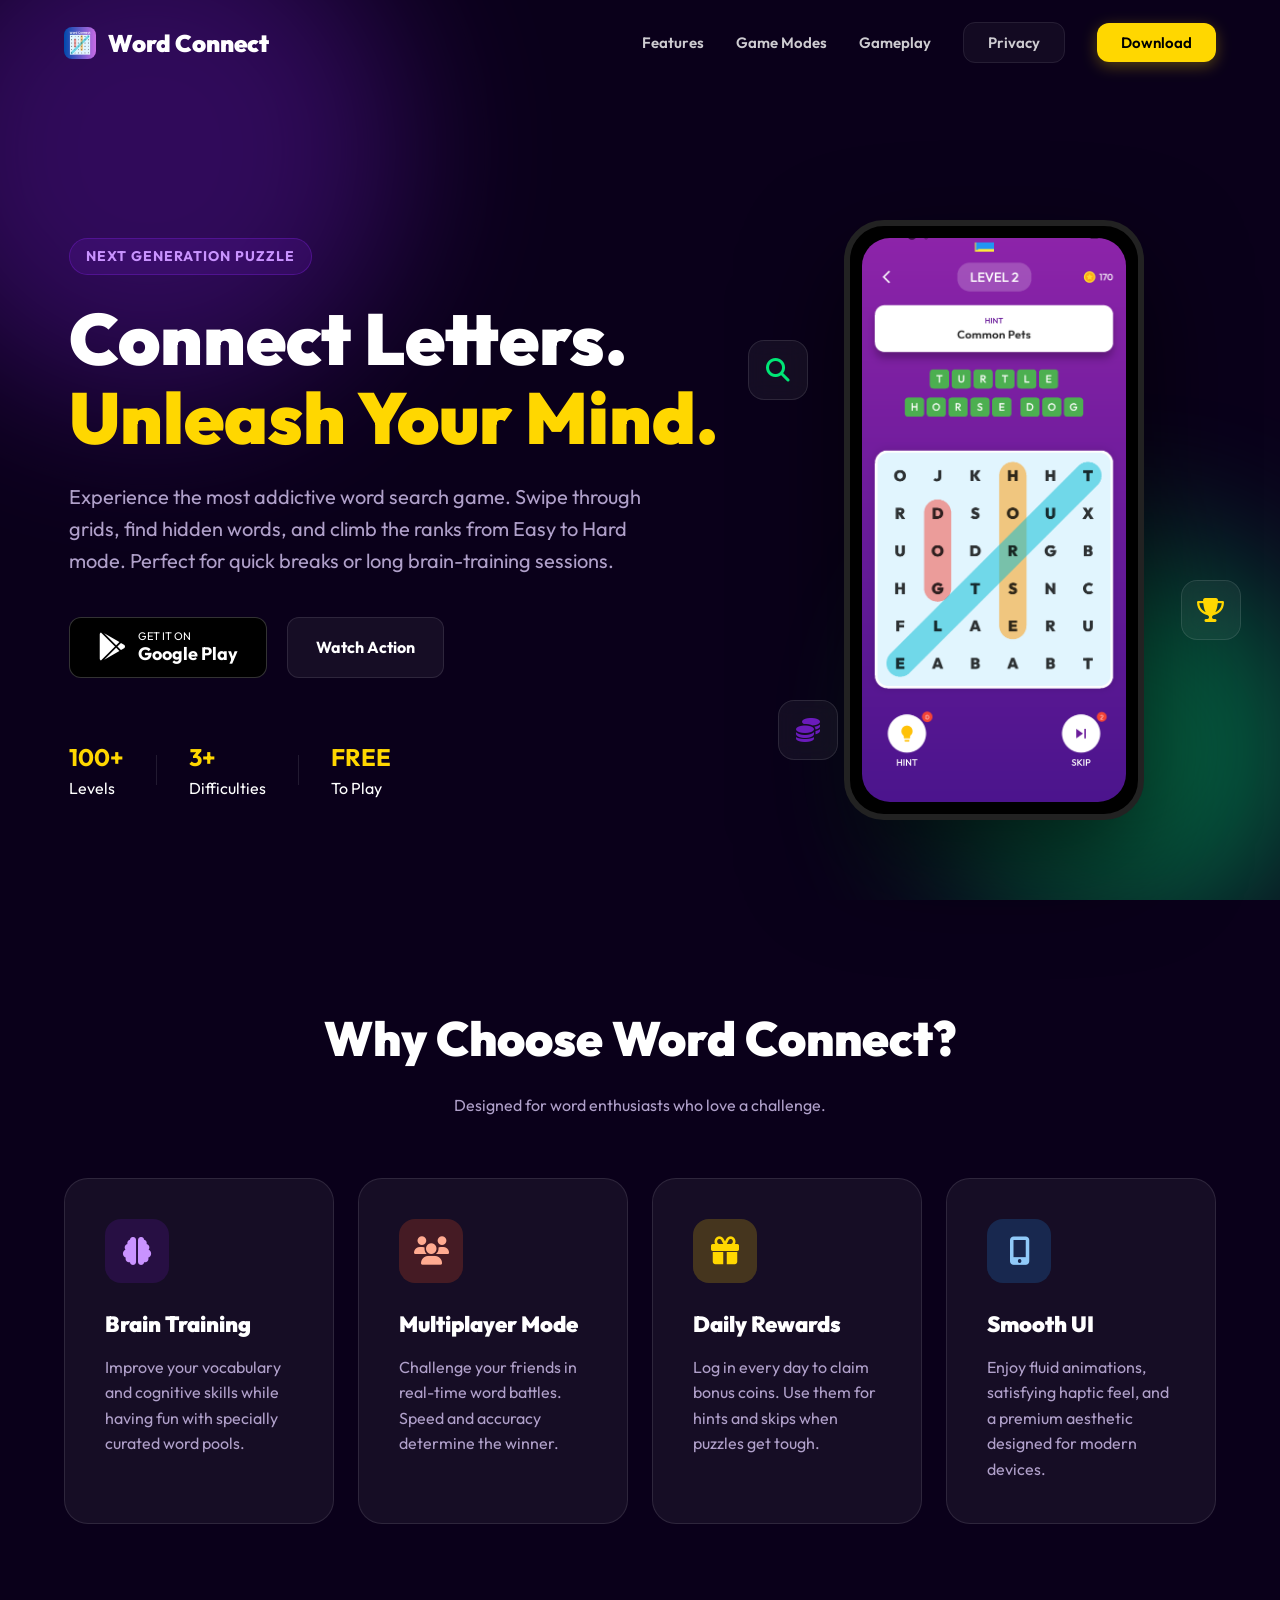
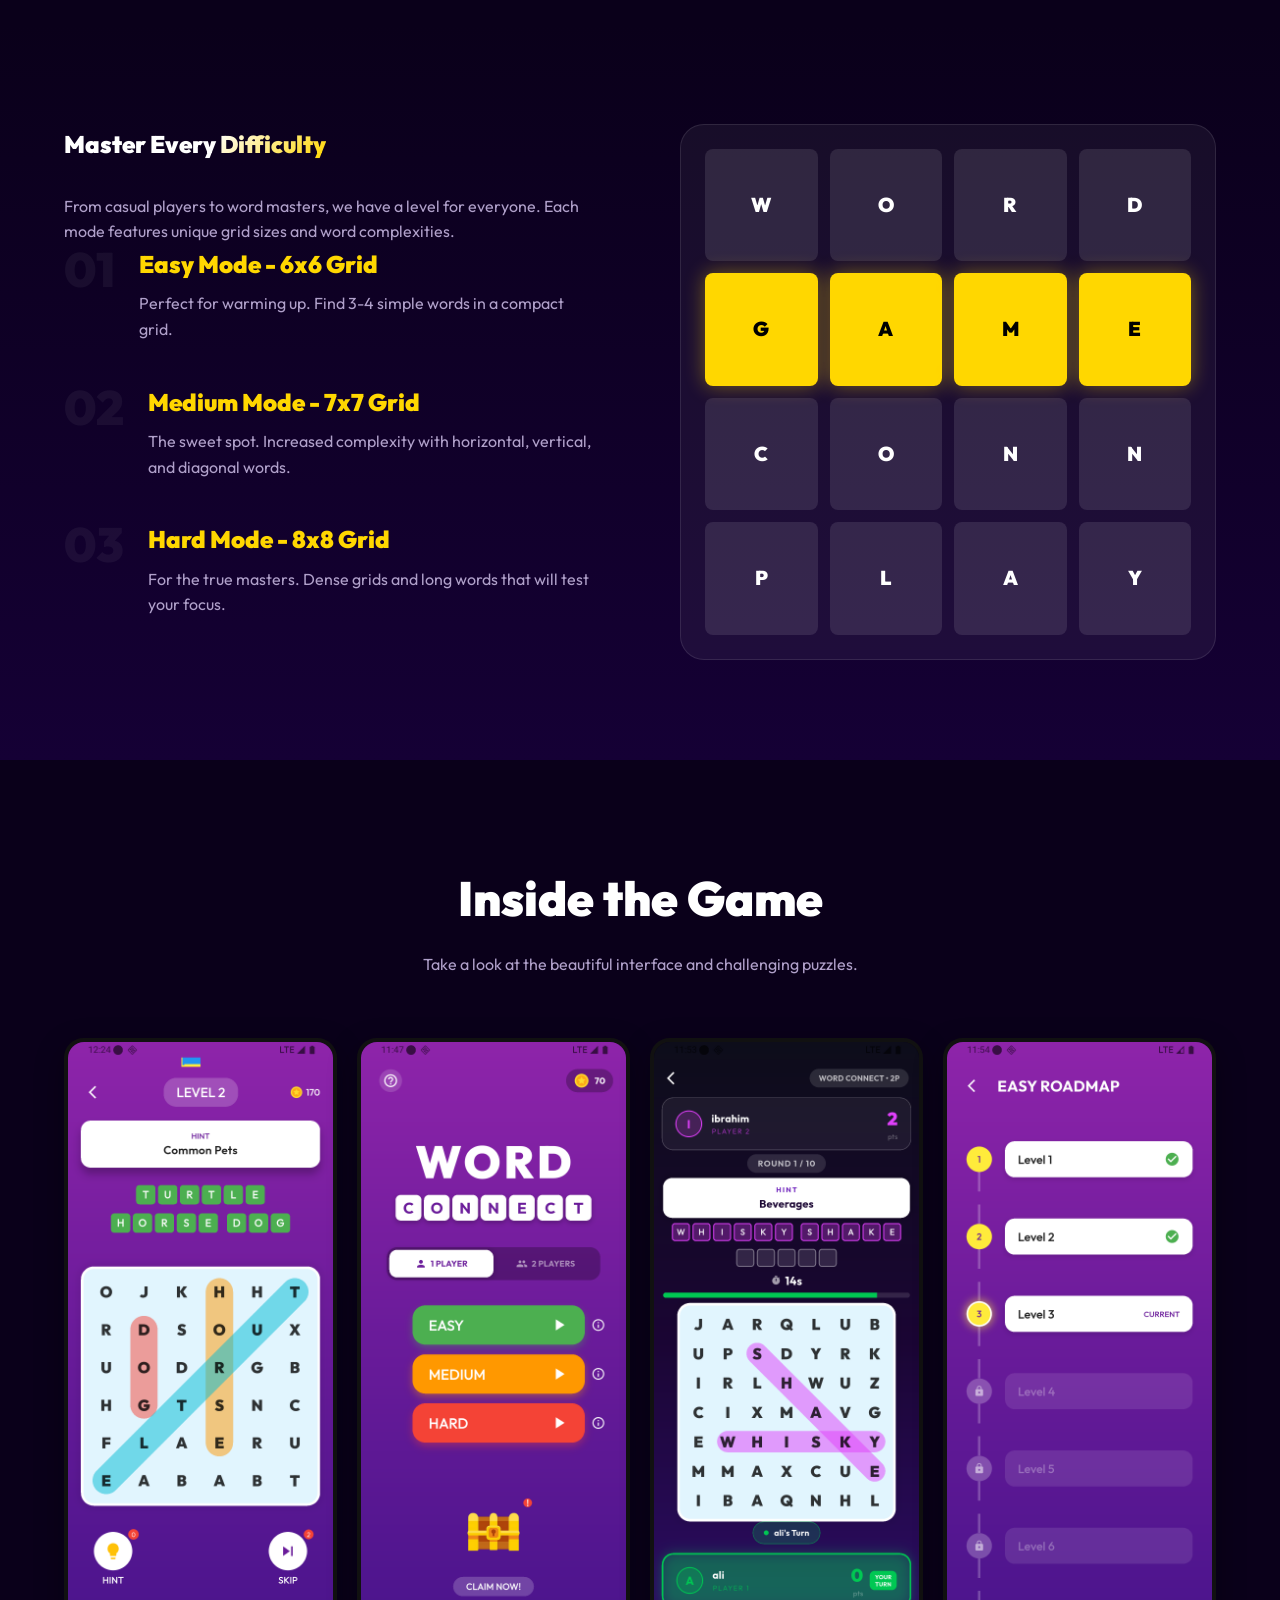
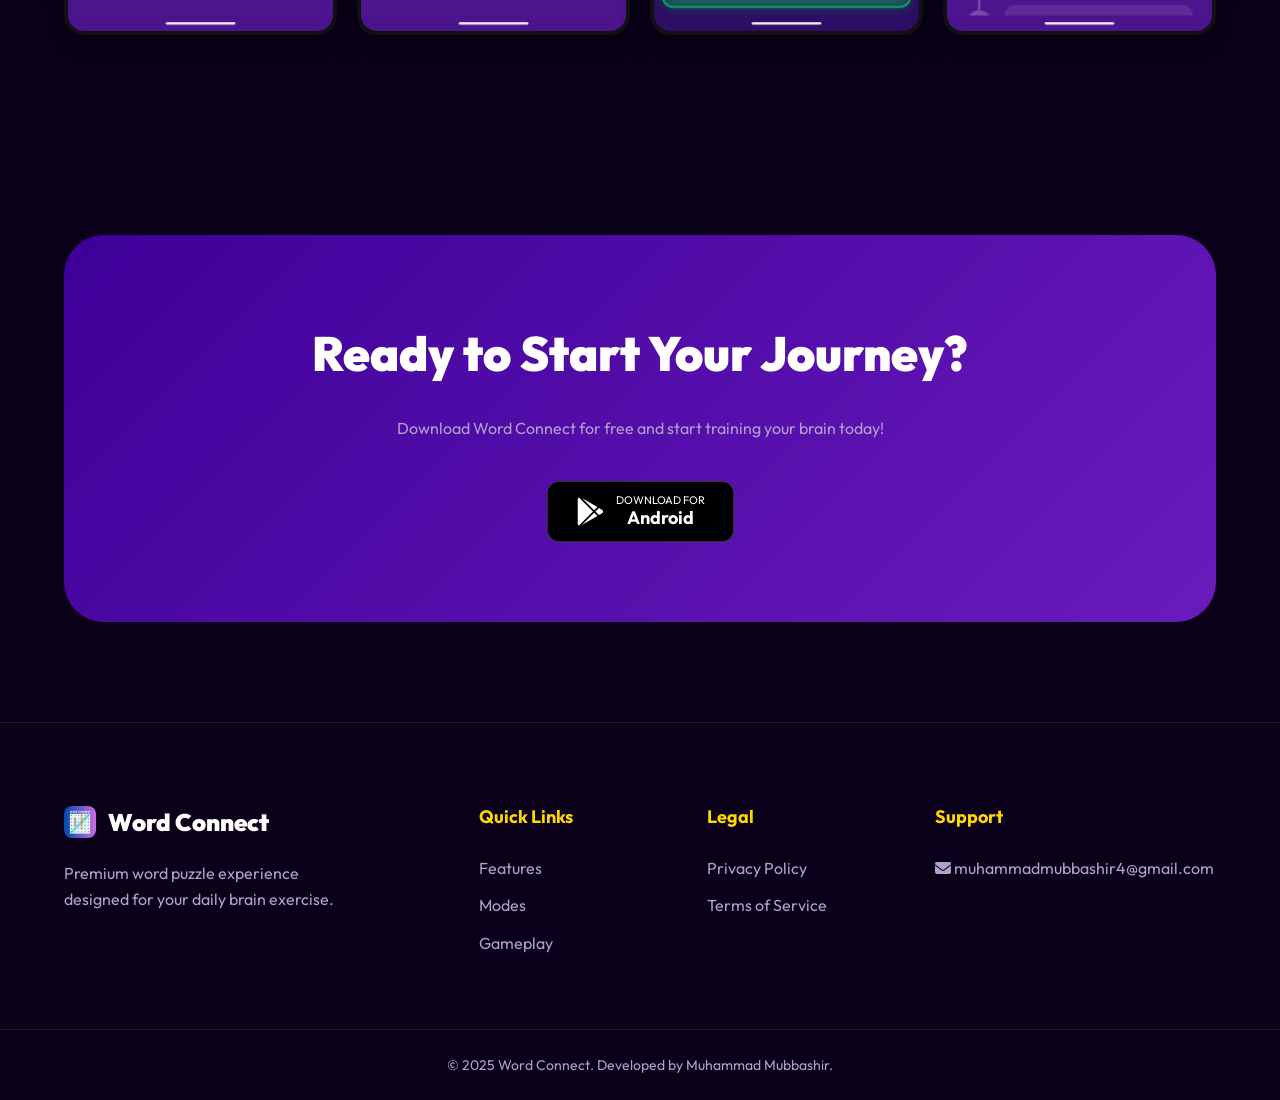
<file: index.html>
<!DOCTYPE html>
<html lang="en">
<head>
    <meta charset="UTF-8">
    <meta name="viewport" content="width=device-width, initial-scale=1.0">
    <title>Word Connect - Ultimate Brain Training Puzzle Game</title>
    <meta name="description" content="Connect alphabets, discover words, and sharpen your mind with Word Connect. Challenging puzzles from 6x6 to 8x8 grids. Available now for Android.">
    
    <!-- SEO & Open Graph -->
    <meta property="og:title" content="Word Connect - Brain Puzzle Game">
    <meta property="og:description" content="Master the art of word finding. Easy, Medium, and Hard modes to challenge your vocabulary.">
    <meta property="og:image" content="assets/images/gameplay1.png">
    <meta property="og:type" content="website">

    <!-- Google Fonts -->
    <link rel="preconnect" href="https://fonts.googleapis.com">
    <link rel="preconnect" href="https://fonts.gstatic.com" crossorigin>
    <link href="https://fonts.googleapis.com/css2?family=Outfit:wght@300;400;600;700;900&display=swap" rel="stylesheet">
    
    <!-- Font Awesome for Icons -->
    <link rel="stylesheet" href="https://cdnjs.cloudflare.com/ajax/libs/font-awesome/6.4.0/css/all.min.css">
    
    <!-- Custom CSS -->
    <link rel="stylesheet" href="index.css">
</head>
<body>

    <!-- ── Navigation ── -->
    <nav id="navbar">
        <div class="container nav-container">
            <div class="logo">
                <img src="assets/images/app_icon.png" alt="Word Connect Logo" class="logo-icon">
                <span class="logo-text">Word Connect</span>
            </div>
            <ul class="nav-links">
                <li><a href="#features">Features</a></li>
                <li><a href="#modes">Game Modes</a></li>
                <li><a href="#gameplay">Gameplay</a></li>
                <li><a href="privacy_policy.html" class="nav-btn-alt">Privacy</a></li>
                <li><a href="#" class="nav-btn">Download</a></li>
            </ul>
            <div class="menu-toggle" id="mobile-menu">
                <i class="fas fa-bars"></i>
            </div>
        </div>
    </nav>

    <!-- ── Hero Section ── -->
    <header class="hero">
        <div class="hero-bg-blobs">
            <div class="blob blob-1"></div>
            <div class="blob blob-2"></div>
        </div>
        <div class="container hero-container">
            <div class="hero-content">
                <span class="badge">Next Generation Puzzle</span>
                <h1>Connect Letters.<br><span class="highlight">Unleash Your Mind.</span></h1>
                <p>Experience the most addictive word search game. Swipe through grids, find hidden words, and climb the ranks from Easy to Hard mode. Perfect for quick breaks or long brain-training sessions.</p>
                
                <div class="hero-btns">
                    <a href="#" class="btn-primary">
                        <i class="fab fa-google-play"></i>
                        <span>GET IT ON<br><strong>Google Play</strong></span>
                    </a>
                    <a href="#gameplay" class="btn-secondary">Watch Action</a>
                </div>

                <div class="hero-stats">
                    <div class="stat-item">
                        <strong>100+</strong>
                        <span>Levels</span>
                    </div>
                    <div class="stat-divider"></div>
                    <div class="stat-item">
                        <strong>3+</strong>
                        <span>Difficulties</span>
                    </div>
                    <div class="stat-divider"></div>
                    <div class="stat-item">
                        <strong>FREE</strong>
                        <span>To Play</span>
                    </div>
                </div>
            </div>

            <div class="hero-image">
                <div class="phone-frame">
                    <img src="assets/images/gameplay1.png" alt="Word Connect Gameplay" class="game-screen">
                </div>
                <div class="floating-icons">
                    <div class="icon icon-1"><i class="fas fa-search"></i></div>
                    <div class="icon icon-2"><i class="fas fa-trophy"></i></div>
                    <div class="icon icon-3"><i class="fas fa-coins"></i></div>
                </div>
            </div>
        </div>
    </header>

    <!-- ── Features Section ── -->
    <section id="features" class="features">
        <div class="container">
            <div class="section-header">
                <h2>Why Choose Word Connect?</h2>
                <p>Designed for word enthusiasts who love a challenge.</p>
            </div>

            <div class="features-grid">
                <div class="f-card reveal">
                    <div class="f-icon purple"><i class="fas fa-brain"></i></div>
                    <h3>Brain Training</h3>
                    <p>Improve your vocabulary and cognitive skills while having fun with specially curated word pools.</p>
                </div>
                <div class="f-card reveal">
                    <div class="f-icon orange"><i class="fas fa-users"></i></div>
                    <h3>Multiplayer Mode</h3>
                    <p>Challenge your friends in real-time word battles. Speed and accuracy determine the winner.</p>
                </div>
                <div class="f-card reveal">
                    <div class="f-icon yellow"><i class="fas fa-gift"></i></div>
                    <h3>Daily Rewards</h3>
                    <p>Log in every day to claim bonus coins. Use them for hints and skips when puzzles get tough.</p>
                </div>
                <div class="f-card reveal">
                    <div class="f-icon blue"><i class="fas fa-mobile-alt"></i></div>
                    <h3>Smooth UI</h3>
                    <p>Enjoy fluid animations, satisfying haptic feel, and a premium aesthetic designed for modern devices.</p>
                </div>
            </div>
        </div>
    </section>

    <!-- ── Grid Modes Section ── -->
    <section id="modes" class="modes">
        <div class="container">
            <div class="modes-wrapper">
                <div class="modes-info">
                    <h2>Master Every <span class="text-gradient">Difficulty</span></h2>
                    <p>From casual players to word masters, we have a level for everyone. Each mode features unique grid sizes and word complexities.</p>
                    
                    <div class="mode-item reveal">
                        <div class="mode-number">01</div>
                        <div class="mode-text">
                            <h3>Easy Mode - 6x6 Grid</h3>
                            <p>Perfect for warming up. Find 3-4 simple words in a compact grid.</p>
                        </div>
                    </div>
                    
                    <div class="mode-item reveal">
                        <div class="mode-number">02</div>
                        <div class="mode-text">
                            <h3>Medium Mode - 7x7 Grid</h3>
                            <p>The sweet spot. Increased complexity with horizontal, vertical, and diagonal words.</p>
                        </div>
                    </div>
                    
                    <div class="mode-item reveal">
                        <div class="mode-number">03</div>
                        <div class="mode-text">
                            <h3>Hard Mode - 8x8 Grid</h3>
                            <p>For the true masters. Dense grids and long words that will test your focus.</p>
                        </div>
                    </div>
                </div>
                <div class="modes-visual">
                    <div class="grid-preview reveal">
                        <div class="grid-cell">W</div><div class="grid-cell">O</div><div class="grid-cell">R</div><div class="grid-cell">D</div>
                        <div class="grid-cell active">G</div><div class="grid-cell active">A</div><div class="grid-cell active">M</div><div class="grid-cell active">E</div>
                        <div class="grid-cell">C</div><div class="grid-cell">O</div><div class="grid-cell">N</div><div class="grid-cell">N</div>
                        <div class="grid-cell">P</div><div class="grid-cell">L</div><div class="grid-cell">A</div><div class="grid-cell">Y</div>
                    </div>
                </div>
            </div>
        </div>
    </section>

    <!-- ── Gameplay Showcase ── -->
    <section id="gameplay" class="showcase">
        <div class="container">
            <div class="section-header">
                <h2>Inside the Game</h2>
                <p>Take a look at the beautiful interface and challenging puzzles.</p>
            </div>
            
            <div class="gallery">
                <div class="gallery-item">
                    <img src="assets/images/gameplay1.png" alt="Gameplay 1">
                </div>
                <div class="gallery-item">
                    <img src="assets/images/gameplay2.png" alt="Gameplay 2">
                </div>
                <div class="gallery-item">
                    <img src="assets/images/gameplay3.png" alt="Gameplay 3">
                </div>
                <div class="gallery-item">
                    <img src="assets/images/gameplay4.png" alt="Gameplay 4">
                </div>
            </div>
        </div>
    </section>

    <!-- ── CTA Section ── -->
    <section class="cta">
        <div class="container">
            <div class="cta-box">
                <h2>Ready to Start Your Journey?</h2>
                <p>Download Word Connect for free and start training your brain today!</p>
                <div class="cta-btns">
                    <a href="#" class="btn-primary">
                        <i class="fab fa-google-play"></i>
                        <span>DOWNLOAD FOR<br><strong>Android</strong></span>
                    </a>
                </div>
            </div>
        </div>
    </section>

    <!-- ── Footer ── -->
    <footer>
        <div class="container footer-container">
            <div class="footer-info">
                <div class="logo">
                    <img src="assets/images/app_icon.png" alt="Word Connect Logo" class="logo-icon">
                    <span class="logo-text">Word Connect</span>
                </div>
                <p>Premium word puzzle experience designed for your daily brain exercise.</p>
            </div>
            
            <div class="footer-links">
                <h4>Quick Links</h4>
                <ul>
                    <li><a href="#features">Features</a></li>
                    <li><a href="#modes">Modes</a></li>
                    <li><a href="#gameplay">Gameplay</a></li>
                </ul>
            </div>
            
            <div class="footer-links">
                <h4>Legal</h4>
                <ul>
                    <li><a href="privacy_policy.html">Privacy Policy</a></li>
                    <li><a href="#">Terms of Service</a></li>
                </ul>
            </div>
            
            <div class="footer-links">
                <h4>Support</h4>
                <p><i class="fas fa-envelope"></i> muhammadmubbashir4@gmail.com</p>
            </div>
        </div>
        <div class="footer-bottom">
            <div class="container">
                <p>&copy; 2025 Word Connect. Developed by Muhammad Mubbashir.</p>
            </div>
        </div>
    </footer>

    <!-- ── Scripts ── -->
    <script src="script.js"></script>
</body>
</html>
</file>
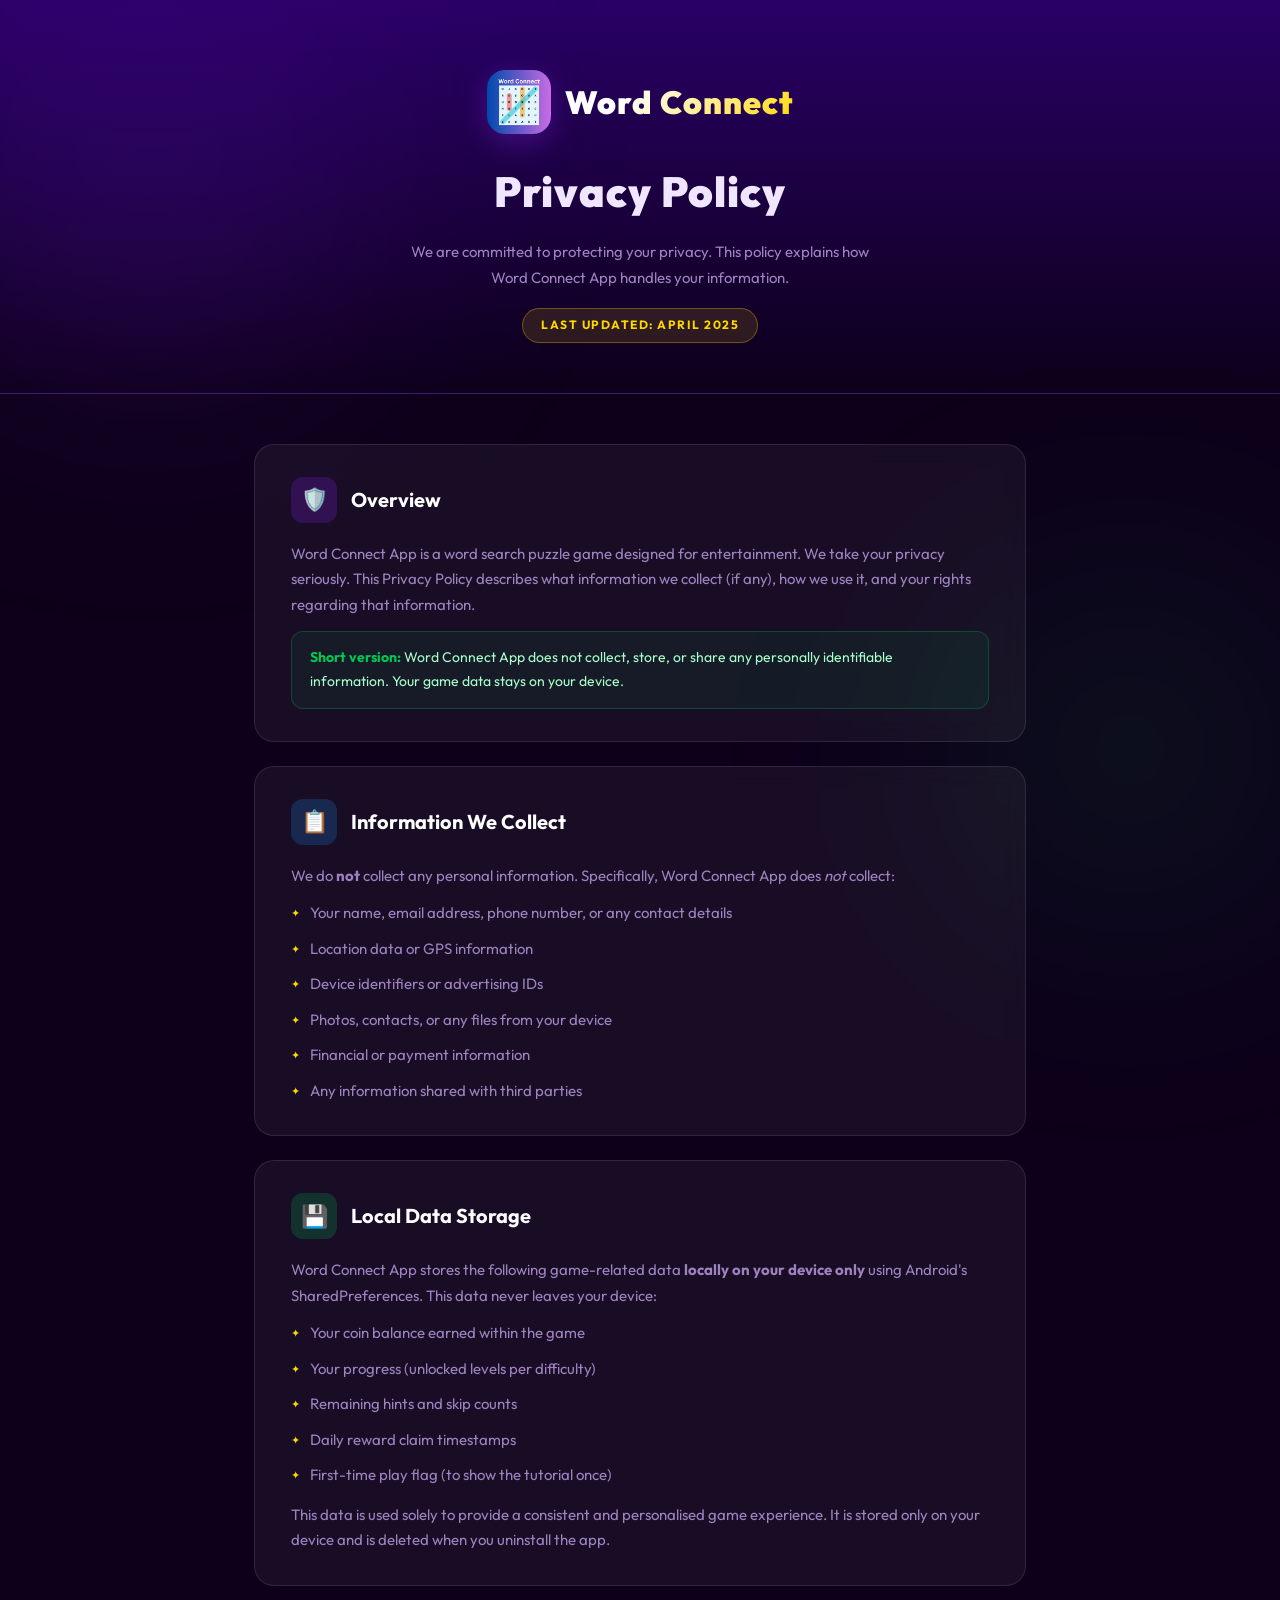
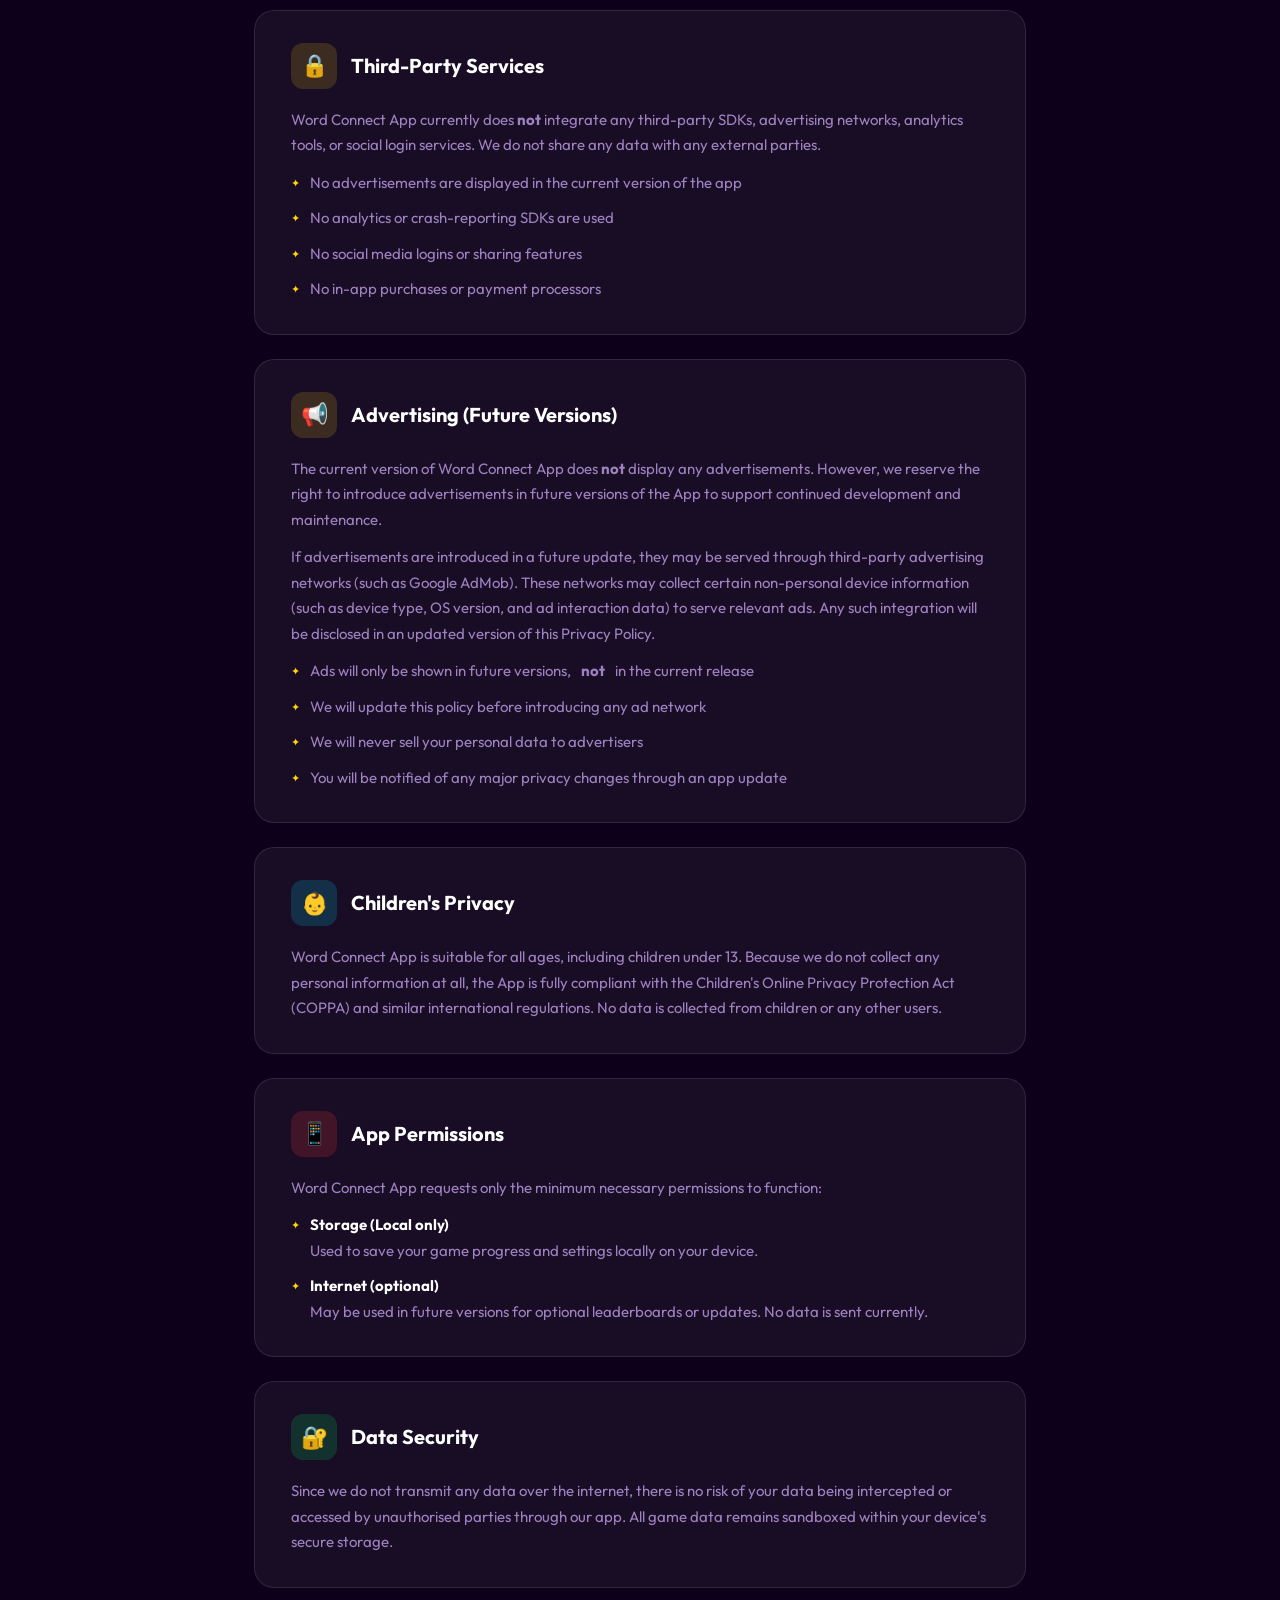
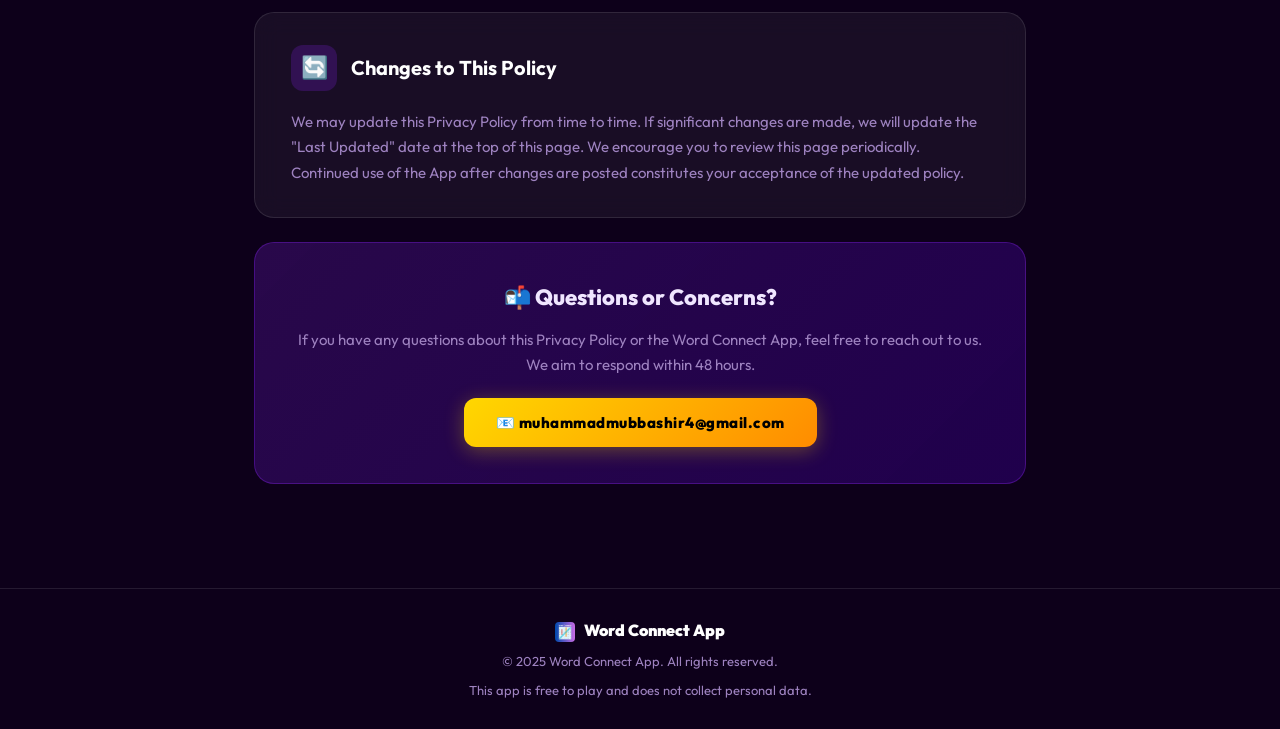
<file: privacy_policy.html>
<!DOCTYPE html>
<html lang="en">
<head>
  <meta charset="UTF-8" />
  <meta name="viewport" content="width=device-width, initial-scale=1.0" />
  <title>Privacy Policy – Word Connect App</title>
  <meta name="description" content="Privacy Policy for Word Connect App. Learn how we handle your data." />
  <link rel="preconnect" href="https://fonts.googleapis.com" />
  <link rel="preconnect" href="https://fonts.gstatic.com" crossorigin />
  <link href="https://fonts.googleapis.com/css2?family=Outfit:wght@300;400;600;700;900&display=swap" rel="stylesheet" />
  <style>
    *, *::before, *::after { box-sizing: border-box; margin: 0; padding: 0; }

    :root {
      --purple-deep:   #0d001a;
      --purple-dark:   #1a0040;
      --purple-mid:    #3d0099;
      --purple-light:  #6a1bbb;
      --accent-yellow: #ffd700;
      --accent-green:  #00c853;
      --text-main:     #f0e6ff;
      --text-muted:    #9e82c0;
      --card-bg:       rgba(255,255,255,0.05);
      --card-border:   rgba(255,255,255,0.10);
    }

    html { scroll-behavior: smooth; }

    body {
      font-family: 'Outfit', sans-serif;
      background: var(--purple-deep);
      color: var(--text-main);
      min-height: 100vh;
      line-height: 1.7;
    }

    /* ── Background blobs ── */
    body::before, body::after {
      content: '';
      position: fixed;
      border-radius: 50%;
      filter: blur(120px);
      pointer-events: none;
      z-index: 0;
    }
    body::before {
      width: 600px; height: 600px;
      background: radial-gradient(circle, rgba(106,27,187,.35), transparent 70%);
      top: -150px; left: -150px;
    }
    body::after {
      width: 500px; height: 500px;
      background: radial-gradient(circle, rgba(0,200,83,.15), transparent 70%);
      bottom: -100px; right: -100px;
    }

    /* ── Hero header ── */
    header {
      position: relative;
      z-index: 1;
      text-align: center;
      padding: 70px 24px 50px;
      background: linear-gradient(180deg, rgba(61,0,153,.6) 0%, transparent 100%);
      border-bottom: 1px solid var(--card-border);
    }

    .logo-wrap {
      display: inline-flex;
      align-items: center;
      justify-content: center;
      gap: 14px;
      margin-bottom: 22px;
    }

    .logo-icon {
      width: 64px; height: 64px;
      object-fit: cover;
      border-radius: 18px;
      box-shadow: 0 8px 30px rgba(106,27,187,.5);
    }

    .logo-text {
      font-size: 32px;
      font-weight: 900;
      letter-spacing: 1px;
      background: linear-gradient(135deg, #fff 30%, var(--accent-yellow));
      -webkit-background-clip: text;
      -webkit-text-fill-color: transparent;
      background-clip: text;
    }

    header h1 {
      font-size: clamp(26px, 5vw, 42px);
      font-weight: 900;
      letter-spacing: 1px;
      margin-bottom: 12px;
    }

    header p {
      color: var(--text-muted);
      font-size: 15px;
      max-width: 480px;
      margin: 0 auto;
    }

    .badge {
      display: inline-block;
      margin-top: 18px;
      padding: 6px 18px;
      border-radius: 30px;
      font-size: 12px;
      font-weight: 700;
      letter-spacing: 1.5px;
      text-transform: uppercase;
      background: rgba(255,215,0,.12);
      border: 1px solid rgba(255,215,0,.3);
      color: var(--accent-yellow);
    }

    /* ── Main content ── */
    main {
      position: relative;
      z-index: 1;
      max-width: 820px;
      margin: 0 auto;
      padding: 50px 24px 80px;
    }

    /* ── Section cards ── */
    .card {
      background: var(--card-bg);
      border: 1px solid var(--card-border);
      border-radius: 20px;
      padding: 32px 36px;
      margin-bottom: 24px;
      backdrop-filter: blur(12px);
      transition: border-color .3s, transform .3s;
    }
    .card:hover {
      border-color: rgba(106,27,187,.5);
      transform: translateY(-2px);
    }

    .card-header {
      display: flex;
      align-items: center;
      gap: 14px;
      margin-bottom: 18px;
    }

    .card-icon {
      width: 46px; height: 46px;
      border-radius: 12px;
      display: flex; align-items: center; justify-content: center;
      font-size: 22px;
      flex-shrink: 0;
    }
    .icon-purple { background: rgba(106,27,187,.3); }
    .icon-green  { background: rgba(0,200,83,.2);   }
    .icon-yellow { background: rgba(255,215,0,.15); }
    .icon-blue   { background: rgba(33,150,243,.2); }
    .icon-red    { background: rgba(229,57,53,.2);  }
    .icon-teal   { background: rgba(0,188,212,.2);  }

    .card h2 {
      font-size: 20px;
      font-weight: 700;
      color: #fff;
    }

    .card p {
      color: var(--text-muted);
      font-size: 15px;
      margin-bottom: 12px;
    }
    .card p:last-child { margin-bottom: 0; }

    .card ul {
      list-style: none;
      padding: 0;
      display: flex;
      flex-direction: column;
      gap: 10px;
    }

    .card ul li {
      display: flex;
      align-items: flex-start;
      gap: 10px;
      color: var(--text-muted);
      font-size: 15px;
    }

    .card ul li::before {
      content: '✦';
      color: var(--accent-yellow);
      font-size: 11px;
      margin-top: 4px;
      flex-shrink: 0;
    }

    .highlight-box {
      background: rgba(0,200,83,.08);
      border: 1px solid rgba(0,200,83,.25);
      border-radius: 12px;
      padding: 14px 18px;
      color: #a8ffcb;
      font-size: 14px;
      margin-top: 14px;
    }

    .highlight-box strong { color: var(--accent-green); }

    a {
      color: var(--accent-yellow);
      text-decoration: none;
      transition: opacity .2s;
    }
    a:hover { opacity: .75; }

    /* ── Contact section ── */
    .contact-card {
      background: linear-gradient(135deg, rgba(106,27,187,.3), rgba(61,0,153,.4));
      border: 1px solid rgba(106,27,187,.5);
      border-radius: 20px;
      padding: 36px;
      text-align: center;
      margin-bottom: 24px;
    }

    .contact-card h2 {
      font-size: 22px;
      font-weight: 800;
      margin-bottom: 10px;
    }

    .contact-card p {
      color: var(--text-muted);
      font-size: 15px;
      margin-bottom: 20px;
    }

    .contact-card a.btn {
      display: inline-block;
      padding: 12px 32px;
      border-radius: 12px;
      background: linear-gradient(135deg, var(--accent-yellow), #ff8c00);
      color: #000;
      font-weight: 800;
      font-size: 15px;
      letter-spacing: .5px;
      box-shadow: 0 4px 20px rgba(255,215,0,.3);
      transition: opacity .2s, transform .2s;
    }
    .contact-card a.btn:hover { opacity: .88; transform: translateY(-2px); }

    /* ── Footer ── */
    footer {
      position: relative;
      z-index: 1;
      text-align: center;
      padding: 28px 24px;
      border-top: 1px solid var(--card-border);
      color: var(--text-muted);
      font-size: 13px;
    }

    footer .footer-logo {
      font-weight: 900;
      font-size: 16px;
      color: #fff;
      margin-bottom: 6px;
    }

    /* ── Responsive ── */
    @media (max-width: 600px) {
      .card { padding: 24px 20px; }
      .contact-card { padding: 28px 20px; }
    }
  </style>
</head>
<body>

  <!-- ── Hero ── -->
  <header>
    <div class="logo-wrap">
      <img src="assets/images/app_icon.png" alt="Word Connect Logo" class="logo-icon">
      <span class="logo-text">Word Connect</span>
    </div>
    <h1>Privacy Policy</h1>
    <p>We are committed to protecting your privacy. This policy explains how Word Connect App handles your information.</p>
    <span class="badge">Last Updated: April 2025</span>
  </header>

  <!-- ── Content ── -->
  <main>

    <!-- Overview -->
    <div class="card">
      <div class="card-header">
        <div class="card-icon icon-purple">🛡️</div>
        <h2>Overview</h2>
      </div>
      <p>
        Word Connect App is a word search puzzle game designed for entertainment. 
        We take your privacy seriously. This Privacy Policy describes what information we collect (if any), 
        how we use it, and your rights regarding that information.
      </p>
      <div class="highlight-box">
        <strong>Short version:</strong> Word Connect App does not collect, store, or share any personally identifiable information. Your game data stays on your device.
      </div>
    </div>

    <!-- Data We Collect -->
    <div class="card">       
      <div class="card-header">
        <div class="card-icon icon-blue">📋</div>
        <h2>Information We Collect</h2>
      </div>
      <p>We do <strong>not</strong> collect any personal information. Specifically, Word Connect App does <em>not</em> collect:</p>
      <ul>
        <li>Your name, email address, phone number, or any contact details</li>
        <li>Location data or GPS information</li>
        <li>Device identifiers or advertising IDs</li>
        <li>Photos, contacts, or any files from your device</li>
        <li>Financial or payment information</li>
        <li>Any information shared with third parties</li>
      </ul>
    </div>

    <!-- Local Storage -->
    <div class="card">
      <div class="card-header">
        <div class="card-icon icon-green">💾</div>
        <h2>Local Data Storage</h2>
      </div>
      <p>
        Word Connect App stores the following game-related data <strong>locally on your device only</strong> 
        using Android's SharedPreferences. This data never leaves your device:
      </p>
      <ul>
        <li>Your coin balance earned within the game</li>
        <li>Your progress (unlocked levels per difficulty)</li>
        <li>Remaining hints and skip counts</li>
        <li>Daily reward claim timestamps</li>
        <li>First-time play flag (to show the tutorial once)</li>
      </ul>
      <p style="margin-top:14px;">
        This data is used solely to provide a consistent and personalised game experience. 
        It is stored only on your device and is deleted when you uninstall the app.
      </p>
    </div>

    <!-- No Ads / Third Parties -->
    <div class="card">
      <div class="card-header">
        <div class="card-icon icon-yellow">🔒</div>
        <h2>Third-Party Services</h2>
      </div>
      <p>
        Word Connect App currently does <strong>not</strong> integrate any third-party SDKs, advertising networks, 
        analytics tools, or social login services. We do not share any data with any external parties.
      </p>
      <ul>
        <li>No advertisements are displayed in the current version of the app</li>
        <li>No analytics or crash-reporting SDKs are used</li>
        <li>No social media logins or sharing features</li>
        <li>No in-app purchases or payment processors</li>
      </ul>
    </div>

    <!-- Advertising -->
    <div class="card">
      <div class="card-header">
        <div class="card-icon icon-yellow">📢</div>
        <h2>Advertising (Future Versions)</h2>
      </div>
      <p>
        The current version of Word Connect App does <strong>not</strong> display any advertisements. 
        However, we reserve the right to introduce advertisements in future versions of the App 
        to support continued development and maintenance.
      </p>
      <p>
        If advertisements are introduced in a future update, they may be served through 
        third-party advertising networks (such as Google AdMob). These networks may collect 
        certain non-personal device information (such as device type, OS version, and ad interaction data) 
        to serve relevant ads. Any such integration will be disclosed in an updated version of this Privacy Policy.
      </p>
      <ul>
        <li>Ads will only be shown in future versions, <strong>not</strong> in the current release</li>
        <li>We will update this policy before introducing any ad network</li>
        <li>We will never sell your personal data to advertisers</li>
        <li>You will be notified of any major privacy changes through an app update</li>
      </ul>
    </div>

    <!-- Children -->
    <div class="card">
      <div class="card-header">
        <div class="card-icon icon-teal">👶</div>
        <h2>Children's Privacy</h2>
      </div>
      <p>
        Word Connect App is suitable for all ages, including children under 13. Because we do not collect 
        any personal information at all, the App is fully compliant with the Children's Online Privacy 
        Protection Act (COPPA) and similar international regulations. No data is collected from children 
        or any other users.
      </p>
    </div>

    <!-- Permissions -->
    <div class="card">
      <div class="card-header">
        <div class="card-icon icon-red">📱</div>
        <h2>App Permissions</h2>
      </div>
      <p>Word Connect App requests only the minimum necessary permissions to function:</p>
      <ul>
        <li>
          <div>
            <strong style="color:#fff;">Storage (Local only)</strong><br>
            Used to save your game progress and settings locally on your device.
          </div>
        </li>
        <li>
          <div>
            <strong style="color:#fff;">Internet (optional)</strong><br>
            May be used in future versions for optional leaderboards or updates. No data is sent currently.
          </div>
        </li>
      </ul>
    </div>

    <!-- Security -->
    <div class="card">
      <div class="card-header">
        <div class="card-icon icon-green">🔐</div>
        <h2>Data Security</h2>
      </div>
      <p>
        Since we do not transmit any data over the internet, there is no risk of your data being 
        intercepted or accessed by unauthorised parties through our app. All game data remains 
        sandboxed within your device's secure storage.
      </p>
    </div>

    <!-- Changes -->
    <div class="card">
      <div class="card-header">
        <div class="card-icon icon-purple">🔄</div>
        <h2>Changes to This Policy</h2>
      </div>
      <p>
        We may update this Privacy Policy from time to time. If significant changes are made, 
        we will update the "Last Updated" date at the top of this page. We encourage you to 
        review this page periodically. Continued use of the App after changes are posted 
        constitutes your acceptance of the updated policy.
      </p>
    </div>

    <!-- Contact -->
    <div class="contact-card">
      <h2>📬 Questions or Concerns?</h2>
      <p>
        If you have any questions about this Privacy Policy or the Word Connect App, 
        feel free to reach out to us. We aim to respond within 48 hours.
      </p>
      <a href="mailto:muhammadmubbashir4@gmail.com" class="btn">📧 muhammadmubbashir4@gmail.com</a>
    </div>

  </main>

  <!-- ── Footer ── -->
  <footer>
    <div class="footer-logo">
      <img src="assets/images/app_icon.png" alt="Logo" style="width: 20px; height: 20px; vertical-align: middle; margin-right: 6px; border-radius: 4px;">
      Word Connect App
    </div>
    <p>© 2025 Word Connect App. All rights reserved.</p>
    <p style="margin-top:6px;">This app is free to play and does not collect personal data.</p>
  </footer>

</body>
</html>
</file>
<file: index.css>
:root {
  --purple-deep: #0a001a;
  --purple-dark: #150035;
  --purple-mid: #3d0099;
  --purple-light: #6a1bbb;
  --accent-yellow: #ffd700;
  --accent-gold: #ffc107;
  --accent-green: #00e676;
  --text-white: #ffffff;
  --text-muted: #b0a0ca;
  --glass-bg: rgba(255, 255, 255, 0.05);
  --glass-border: rgba(255, 255, 255, 0.1);
  --container-width: 1200px;
  --transition: all 0.4s cubic-bezier(0.165, 0.84, 0.44, 1);
}

* {
  margin: 0;
  padding: 0;
  box-sizing: border-box;
}

html {
  scroll-behavior: smooth;
}

body {
  font-family: 'Outfit', sans-serif;
  background-color: var(--purple-deep);
  color: var(--text-white);
  line-height: 1.6;
  overflow-x: hidden;
}

.container {
  max-width: var(--container-width);
  margin: 0 auto;
  padding: 0 24px;
}

h1, h2, h3 {
  font-weight: 900;
}

p {
  color: var(--text-muted);
}

.text-gradient {
  background: linear-gradient(135deg, #fff, var(--accent-yellow));
  -webkit-background-clip: text;
  -webkit-text-fill-color: transparent;
}

.section-header {
  text-align: center;
  margin-bottom: 60px;
}

.section-header h2 {
  font-size: clamp(32px, 5vw, 48px);
  margin-bottom: 16px;
}

/* ── Navigation ── */
#navbar {
  position: fixed;
  top: 0;
  width: 100%;
  z-index: 1000;
  padding: 24px 0;
  transition: var(--transition);
}

#navbar.scrolled {
  background: rgba(10, 0, 26, 0.85);
  backdrop-filter: blur(20px);
  padding: 16px 0;
  border-bottom: 1px solid var(--glass-border);
}

.nav-container {
  display: flex;
  justify-content: space-between;
  align-items: center;
}

.logo {
  display: flex;
  align-items: center;
  gap: 12px;
  font-weight: 900;
  font-size: 24px;
  cursor: pointer;
}

.logo-icon {
  width: 32px;
  height: 32px;
  object-fit: contain;
  border-radius: 8px; /* Optional, makes it clean */
}

.nav-links {
  display: flex;
  gap: 32px;
  list-style: none;
  align-items: center;
}

.nav-links a {
  text-decoration: none;
  color: var(--text-white);
  font-weight: 600;
  font-size: 15px;
  transition: var(--transition);
  opacity: 0.8;
}

.nav-links a:hover {
  opacity: 1;
  color: var(--accent-yellow);
}

.nav-btn {
  background: var(--accent-yellow);
  color: #000 !important;
  padding: 10px 24px;
  border-radius: 12px;
  opacity: 1 !important;
  box-shadow: 0 4px 15px rgba(255, 215, 0, 0.3);
}

.nav-btn-alt {
    border: 1px solid var(--glass-border);
    padding: 10px 24px;
    border-radius: 12px;
    background: var(--glass-bg);
}

.menu-toggle {
  display: none;
  font-size: 24px;
  cursor: pointer;
}

/* ── Hero ── */
.hero {
  min-height: 100vh;
  padding-top: 140px;
  display: flex;
  align-items: center;
  position: relative;
}

.hero-bg-blobs {
  position: absolute;
  top: 0;
  left: 0;
  width: 100%;
  height: 100%;
  overflow: hidden;
  z-index: -1;
}

.blob {
  position: absolute;
  border-radius: 50%;
  filter: blur(80px);
  opacity: 0.4;
}

.blob-1 {
  width: 500px;
  height: 500px;
  background: var(--purple-light);
  top: -100px;
  left: -100px;
}

.blob-2 {
  width: 400px;
  height: 400px;
  background: var(--accent-green);
  bottom: -50px;
  right: -50px;
}

.hero-container {
  display: grid;
  grid-template-columns: 1.2fr 0.8fr;
  gap: 60px;
  align-items: center;
}

.hero-content h1 {
  font-size: clamp(48px, 8vw, 72px);
  line-height: 1.1;
  margin-bottom: 24px;
}

.hero-content .highlight {
  color: var(--accent-yellow);
}

.badge {
  display: inline-block;
  background: rgba(106, 27, 187, 0.2);
  border: 1px solid rgba(106, 27, 187, 0.5);
  color: #c993ff;
  padding: 6px 16px;
  border-radius: 50px;
  font-size: 14px;
  font-weight: 700;
  letter-spacing: 1px;
  text-transform: uppercase;
  margin-bottom: 24px;
}

.hero-content p {
  font-size: clamp(16px, 2vw, 20px);
  margin-bottom: 40px;
  max-width: 600px;
}

.hero-btns {
  display: flex;
  gap: 20px;
  margin-bottom: 60px;
}

.btn-primary {
  display: flex;
  align-items: center;
  gap: 12px;
  background: #000;
  color: #fff;
  text-decoration: none;
  padding: 12px 28px;
  border-radius: 12px;
  border: 1px solid rgba(255, 255, 255, 0.2);
  transition: var(--transition);
}

.btn-primary i {
  font-size: 28px;
}

.btn-primary span {
  font-size: 11px;
  line-height: 1.2;
}

.btn-primary strong {
  font-size: 18px;
  display: block;
}

.btn-primary:hover {
  transform: translateY(-5px);
  background: #222;
}

.btn-secondary {
  display: flex;
  align-items: center;
  justify-content: center;
  border: 1px solid var(--glass-border);
  background: var(--glass-bg);
  color: #fff;
  text-decoration: none;
  padding: 12px 28px;
  border-radius: 12px;
  font-weight: 700;
  transition: var(--transition);
}

.btn-secondary:hover {
  background: rgba(255, 255, 255, 0.1);
  transform: translateY(-5px);
}

.hero-stats {
  display: flex;
  gap: 32px;
  align-items: center;
}

.stat-item {
  display: flex;
  flex-direction: column;
}

.stat-item strong {
  font-size: 24px;
  color: var(--accent-yellow);
}

.stat-divider {
  width: 1px;
  height: 30px;
  background: var(--glass-border);
}

/* ── Phone Mockup ── */
.hero-image {
  position: relative;
  display: flex;
  justify-content: center;
}

.phone-frame {
  width: 300px;
  height: 600px;
  background: #000;
  border-radius: 40px;
  padding: 12px;
  border: 6px solid #222;
  box-shadow: 0 40px 100px rgba(0, 0, 0, 0.6);
  position: relative;
  overflow: hidden;
}

.game-screen {
  width: 100%;
  height: 100%;
  object-fit: cover;
  border-radius: 28px;
}

.floating-icons .icon {
  position: absolute;
  width: 60px;
  height: 60px;
  background: var(--glass-bg);
  backdrop-filter: blur(10px);
  border: 1px solid var(--glass-border);
  border-radius: 16px;
  display: flex;
  align-items: center;
  justify-content: center;
  font-size: 24px;
  animation: float 4s ease-in-out infinite;
}

.icon-1 { top: 20%; left: -30px; animation-delay: 0s; color: var(--accent-green); }
.icon-2 { top: 60%; right: -30px; animation-delay: 1s; color: var(--accent-yellow); }
.icon-3 { bottom: 10%; left: 0px; animation-delay: 2s; color: var(--purple-light); }

@keyframes float {
  0%, 100% { transform: translateY(0); }
  50% { transform: translateY(-20px); }
}

/* ── Features ── */
.features {
  padding: 100px 0;
}

.features-grid {
  display: grid;
  grid-template-columns: repeat(auto-fit, minmax(250px, 1fr));
  gap: 24px;
}

.f-card {
  background: var(--glass-bg);
  border: 1px solid var(--glass-border);
  padding: 40px;
  border-radius: 24px;
  transition: var(--transition);
}

.f-card:hover {
  background: rgba(255, 255, 255, 0.08);
  transform: translateY(-10px);
  border-color: rgba(255, 215, 0, 0.4);
}

.f-icon {
  width: 64px;
  height: 64px;
  border-radius: 16px;
  display: flex;
  align-items: center;
  justify-content: center;
  font-size: 28px;
  margin-bottom: 24px;
}

.f-icon.purple { background: rgba(106, 27, 187, 0.2); color: #c993ff; }
.f-icon.orange { background: rgba(255, 87, 34, 0.2); color: #ffab91; }
.f-icon.yellow { background: rgba(255, 215, 0, 0.2); color: var(--accent-yellow); }
.f-icon.blue { background: rgba(33, 150, 243, 0.2); color: #90caf9; }

.f-card h3 {
  font-size: 22px;
  margin-bottom: 12px;
}

/* ── Modes ── */
.modes {
  padding: 100px 0;
  background: linear-gradient(180deg, var(--purple-deep) 0%, var(--purple-dark) 100%);
}

.modes-wrapper {
  display: grid;
  grid-template-columns: 1fr 1fr;
  gap: 80px;
  align-items: center;
}

.modes-info h2 {
    margin-bottom: 30px;
}

.mode-item {
  display: flex;
  gap: 24px;
  margin-bottom: 40px;
}

.mode-number {
  font-size: 48px;
  font-weight: 900;
  color: rgba(255, 255, 255, 0.05);
  line-height: 1;
}

.mode-text h3 {
  font-size: 24px;
  margin-bottom: 8px;
  color: var(--accent-yellow);
}

.grid-preview {
  display: grid;
  grid-template-columns: repeat(4, 1fr);
  gap: 12px;
  background: var(--glass-bg);
  padding: 24px;
  border-radius: 24px;
  border: 1px solid var(--glass-border);
}

.grid-cell {
  background: rgba(255, 255, 255, 0.1);
  aspect-ratio: 1;
  display: flex;
  align-items: center;
  justify-content: center;
  font-weight: 900;
  border-radius: 8px;
  font-size: 20px;
}

.grid-cell.active {
  background: var(--accent-yellow);
  color: #000;
  box-shadow: 0 0 20px rgba(255, 215, 0, 0.4);
}

/* ── Showcase ── */
.showcase {
  padding: 100px 0;
}

.gallery {
  display: grid;
  grid-template-columns: repeat(auto-fit, minmax(200px, 1fr));
  gap: 20px;
}

.gallery-item {
  border-radius: 20px;
  overflow: hidden;
  border: 4px solid #111;
  box-shadow: 0 10px 30px rgba(0,0,0,0.3);
  transition: var(--transition);
}

.gallery-item img {
  width: 100%;
  height: auto;
  display: block;
}

.gallery-item:hover {
    transform: scale(1.05);
    border-color: var(--accent-yellow);
}

/* ── CTA ── */
.cta {
  padding: 100px 0;
}

.cta-box {
  background: linear-gradient(135deg, var(--purple-mid), var(--purple-light));
  padding: 80px 40px;
  border-radius: 40px;
  text-align: center;
  position: relative;
  overflow: hidden;
}

.cta-box h2 {
  font-size: clamp(32px, 5vw, 48px);
  margin-bottom: 24px;
}

.cta-btns {
  display: flex;
  justify-content: center;
  margin-top: 40px;
}

/* ── Footer ── */
footer {
  padding: 80px 0 0;
  border-top: 1px solid var(--glass-border);
}

.footer-container {
  display: grid;
  grid-template-columns: 2fr 1fr 1fr 1.5fr;
  gap: 40px;
  padding-bottom: 60px;
}

.footer-info p {
  margin-top: 20px;
  max-width: 300px;
}

.footer-links h4 {
  margin-bottom: 24px;
  font-size: 18px;
  color: var(--accent-yellow);
}

.footer-links ul {
  list-style: none;
}

.footer-links li {
  margin-bottom: 12px;
}

.footer-links a {
  text-decoration: none;
  color: var(--text-muted);
  transition: var(--transition);
}

.footer-links a:hover {
  color: #fff;
}

.footer-bottom {
  padding: 24px 0;
  border-top: 1px solid var(--glass-border);
  text-align: center;
  font-size: 14px;
}

/* ── Responsive ── */
@media (max-width: 992px) {
  .hero-container, .modes-wrapper {
    grid-template-columns: 1fr;
    text-align: center;
  }
  
  .hero-content {
    display: flex;
    flex-direction: column;
    align-items: center;
  }
  
  .hero-btns, .hero-stats {
    justify-content: center;
  }
  
  .footer-container {
    grid-template-columns: 1fr 1fr;
  }
}

@media (max-width: 768px) {
  .nav-links {
    display: none;
  }
  
  .menu-toggle {
    display: block;
  }
  
  .footer-container {
    grid-template-columns: 1fr;
    text-align: center;
  }
  
  .footer-info p {
    margin: 20px auto 0;
  }
}

/* Reveal Animation */
.reveal {
  opacity: 0;
  transform: translateY(30px);
  transition: all 0.8s ease-out;
}

.reveal.active {
  opacity: 1;
  transform: translateY(0);
}
</file>
